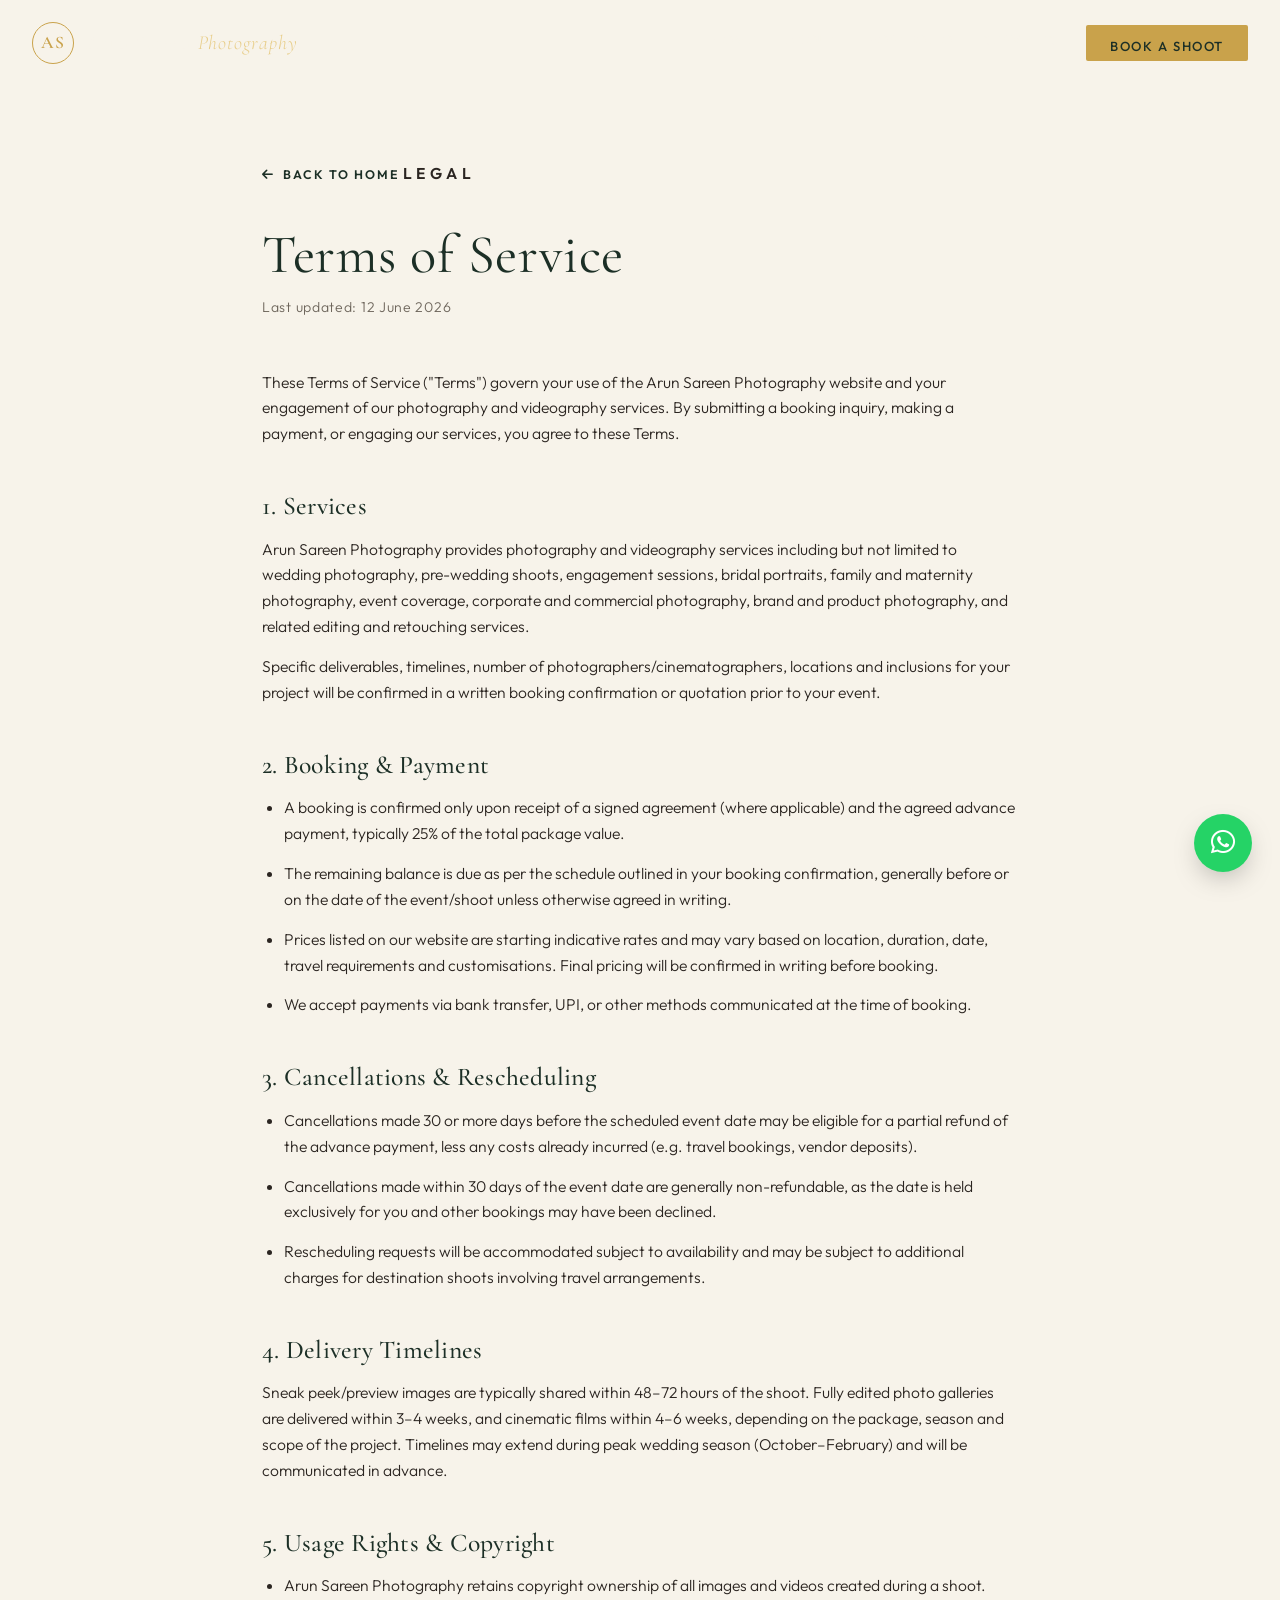
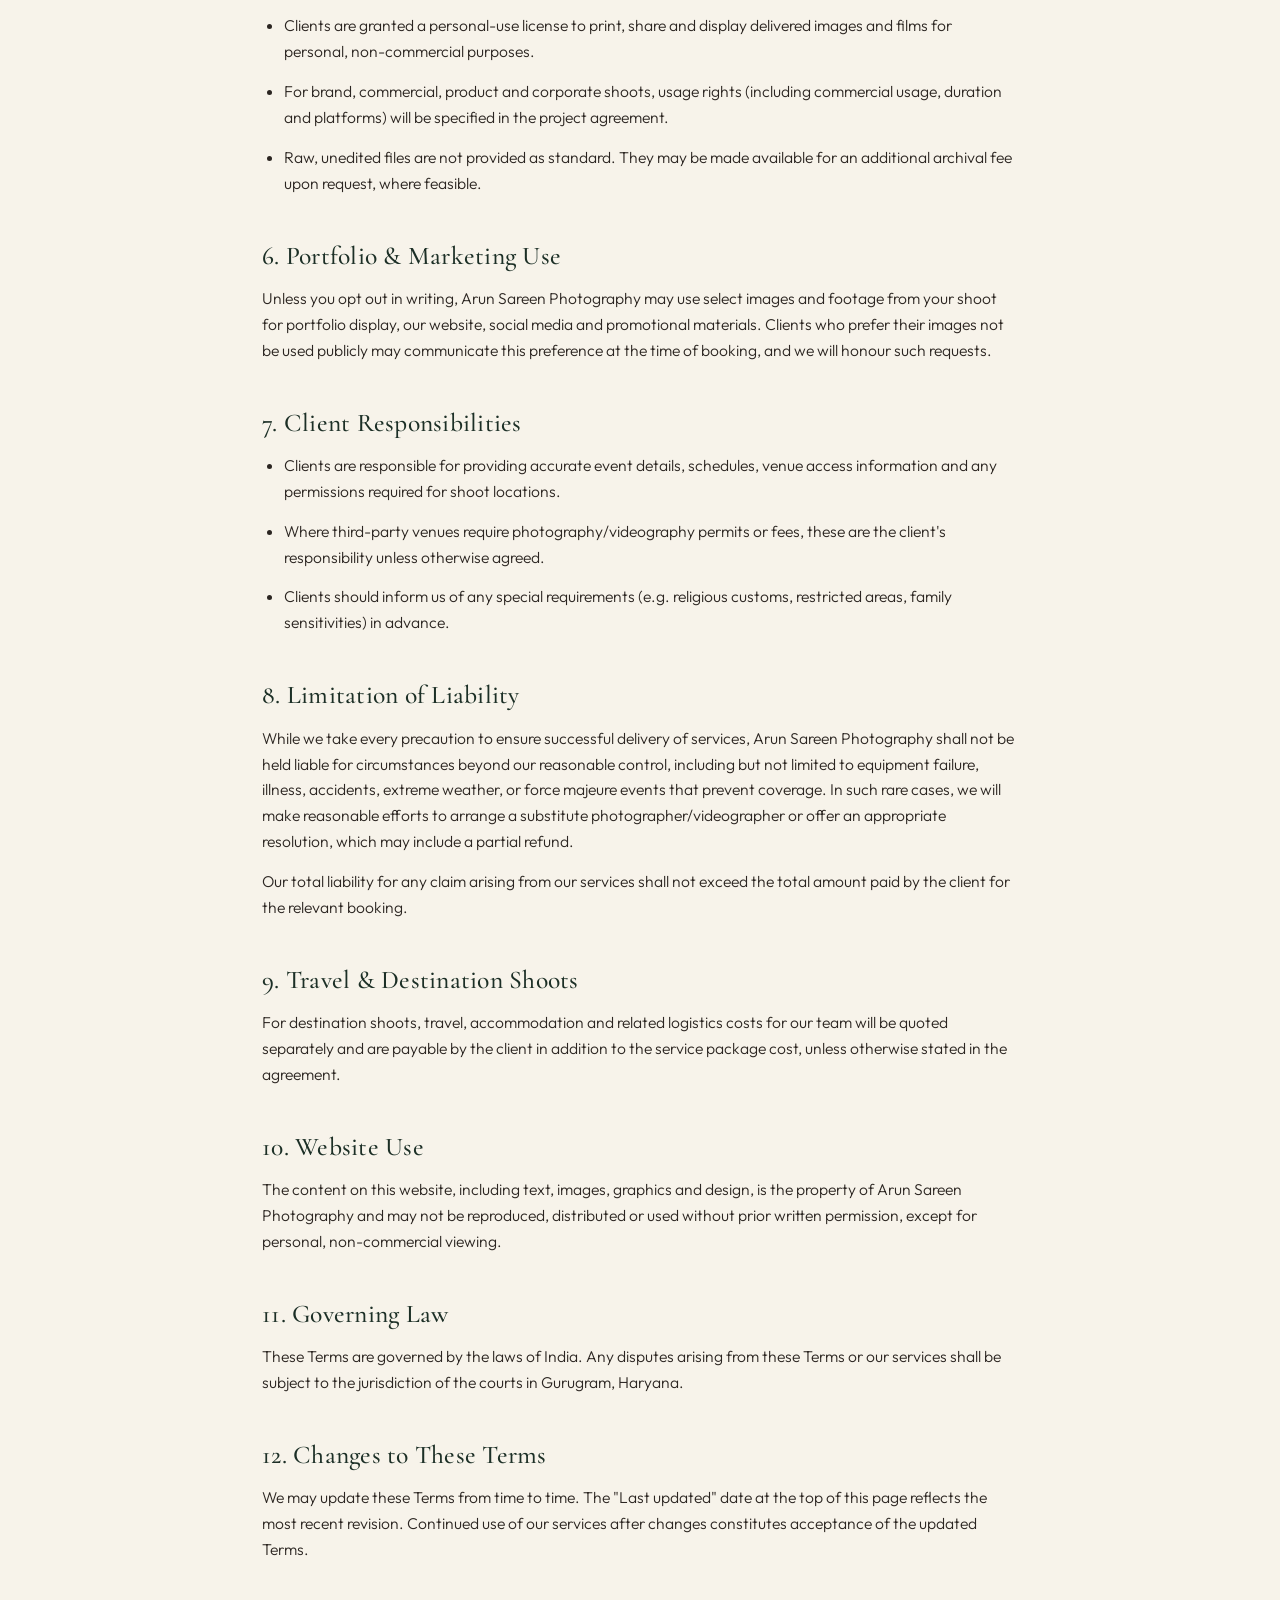
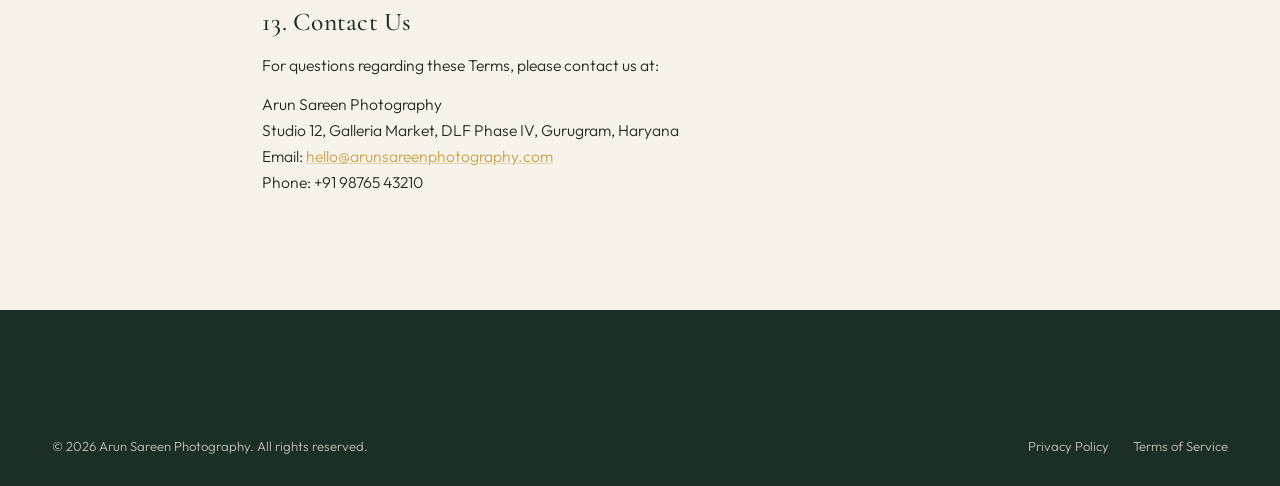
<file: terms-of-service.html>
<!DOCTYPE html>
<html lang="en">
<head>
<meta charset="UTF-8">
<meta name="viewport" content="width=device-width, initial-scale=1.0">
<title>Terms of Service | Arun Sareen Photography</title>
<meta name="description" content="Terms of Service for Arun Sareen Photography — booking, payment, usage rights and cancellation policy.">
<meta name="robots" content="noindex, follow">
<link rel="canonical" href="https://www.arunsareenphotography.com/terms-of-service.html">
<link rel="preconnect" href="https://fonts.googleapis.com">
<link rel="preconnect" href="https://fonts.gstatic.com" crossorigin>
<link href="https://fonts.googleapis.com/css2?family=Cormorant+Garamond:ital,wght@0,300;0,400;0,500;0,600;1,400&family=Outfit:wght@300;400;500;600;700&display=swap" rel="stylesheet">
<link rel="stylesheet" href="https://cdnjs.cloudflare.com/ajax/libs/font-awesome/6.5.1/css/all.min.css">
<link rel="stylesheet" href="style.css">
</head>
<body>

<!-- ================= HEADER / NAV ================= -->
<header class="site-header scrolled" id="siteHeader">
  <div class="nav-wrap">
    <a href="index.html" class="logo">
      <span class="logo-mark">AS</span>
      <span class="logo-text">Arun Sareen <em>Photography</em></span>
    </a>
    <nav class="main-nav" id="mainNav">
      <a href="index.html">Home</a>
      <a href="index.html#about">About</a>
      <a href="index.html#portfolio">Portfolio</a>
      <a href="index.html#services">Services</a>
      <a href="index.html#contact" class="nav-cta">Book a Shoot</a>
    </nav>
    <button class="nav-toggle" id="navToggle" aria-label="Toggle navigation">
      <span></span><span></span><span></span>
    </button>
  </div>
</header>

<!-- ================= CONTENT ================= -->
<section class="legal-page">
  <div class="container">
    <a href="index.html" class="legal-back"><i class="fa-solid fa-arrow-left"></i> Back to Home</a>
    <p class="eyebrow">Legal</p>
    <h1>Terms of Service</h1>
    <p class="updated-date">Last updated: 12 June 2026</p>

    <p>These Terms of Service ("Terms") govern your use of the Arun Sareen Photography website and your engagement of our photography and videography services. By submitting a booking inquiry, making a payment, or engaging our services, you agree to these Terms.</p>

    <h2>1. Services</h2>
    <p>Arun Sareen Photography provides photography and videography services including but not limited to wedding photography, pre-wedding shoots, engagement sessions, bridal portraits, family and maternity photography, event coverage, corporate and commercial photography, brand and product photography, and related editing and retouching services.</p>
    <p>Specific deliverables, timelines, number of photographers/cinematographers, locations and inclusions for your project will be confirmed in a written booking confirmation or quotation prior to your event.</p>

    <h2>2. Booking &amp; Payment</h2>
    <ul>
      <li>A booking is confirmed only upon receipt of a signed agreement (where applicable) and the agreed advance payment, typically 25% of the total package value.</li>
      <li>The remaining balance is due as per the schedule outlined in your booking confirmation, generally before or on the date of the event/shoot unless otherwise agreed in writing.</li>
      <li>Prices listed on our website are starting indicative rates and may vary based on location, duration, date, travel requirements and customisations. Final pricing will be confirmed in writing before booking.</li>
      <li>We accept payments via bank transfer, UPI, or other methods communicated at the time of booking.</li>
    </ul>

    <h2>3. Cancellations &amp; Rescheduling</h2>
    <ul>
      <li>Cancellations made 30 or more days before the scheduled event date may be eligible for a partial refund of the advance payment, less any costs already incurred (e.g. travel bookings, vendor deposits).</li>
      <li>Cancellations made within 30 days of the event date are generally non-refundable, as the date is held exclusively for you and other bookings may have been declined.</li>
      <li>Rescheduling requests will be accommodated subject to availability and may be subject to additional charges for destination shoots involving travel arrangements.</li>
    </ul>

    <h2>4. Delivery Timelines</h2>
    <p>Sneak peek/preview images are typically shared within 48–72 hours of the shoot. Fully edited photo galleries are delivered within 3–4 weeks, and cinematic films within 4–6 weeks, depending on the package, season and scope of the project. Timelines may extend during peak wedding season (October–February) and will be communicated in advance.</p>

    <h2>5. Usage Rights &amp; Copyright</h2>
    <ul>
      <li>Arun Sareen Photography retains copyright ownership of all images and videos created during a shoot.</li>
      <li>Clients are granted a personal-use license to print, share and display delivered images and films for personal, non-commercial purposes.</li>
      <li>For brand, commercial, product and corporate shoots, usage rights (including commercial usage, duration and platforms) will be specified in the project agreement.</li>
      <li>Raw, unedited files are not provided as standard. They may be made available for an additional archival fee upon request, where feasible.</li>
    </ul>

    <h2>6. Portfolio &amp; Marketing Use</h2>
    <p>Unless you opt out in writing, Arun Sareen Photography may use select images and footage from your shoot for portfolio display, our website, social media and promotional materials. Clients who prefer their images not be used publicly may communicate this preference at the time of booking, and we will honour such requests.</p>

    <h2>7. Client Responsibilities</h2>
    <ul>
      <li>Clients are responsible for providing accurate event details, schedules, venue access information and any permissions required for shoot locations.</li>
      <li>Where third-party venues require photography/videography permits or fees, these are the client's responsibility unless otherwise agreed.</li>
      <li>Clients should inform us of any special requirements (e.g. religious customs, restricted areas, family sensitivities) in advance.</li>
    </ul>

    <h2>8. Limitation of Liability</h2>
    <p>While we take every precaution to ensure successful delivery of services, Arun Sareen Photography shall not be held liable for circumstances beyond our reasonable control, including but not limited to equipment failure, illness, accidents, extreme weather, or force majeure events that prevent coverage. In such rare cases, we will make reasonable efforts to arrange a substitute photographer/videographer or offer an appropriate resolution, which may include a partial refund.</p>
    <p>Our total liability for any claim arising from our services shall not exceed the total amount paid by the client for the relevant booking.</p>

    <h2>9. Travel &amp; Destination Shoots</h2>
    <p>For destination shoots, travel, accommodation and related logistics costs for our team will be quoted separately and are payable by the client in addition to the service package cost, unless otherwise stated in the agreement.</p>

    <h2>10. Website Use</h2>
    <p>The content on this website, including text, images, graphics and design, is the property of Arun Sareen Photography and may not be reproduced, distributed or used without prior written permission, except for personal, non-commercial viewing.</p>

    <h2>11. Governing Law</h2>
    <p>These Terms are governed by the laws of India. Any disputes arising from these Terms or our services shall be subject to the jurisdiction of the courts in Gurugram, Haryana.</p>

    <h2>12. Changes to These Terms</h2>
    <p>We may update these Terms from time to time. The "Last updated" date at the top of this page reflects the most recent revision. Continued use of our services after changes constitutes acceptance of the updated Terms.</p>

    <h2>13. Contact Us</h2>
    <p>For questions regarding these Terms, please contact us at:</p>
    <p>Arun Sareen Photography<br>
    Studio 12, Galleria Market, DLF Phase IV, Gurugram, Haryana<br>
    Email: <a href="mailto:hello@arunsareenphotography.com" class="inline-link">hello@arunsareenphotography.com</a><br>
    Phone: +91 98765 43210</p>
  </div>
</section>

<!-- ================= FOOTER ================= -->
<footer class="site-footer">
  <div class="container footer-bottom" style="border-top:none; padding-top: 36px;">
    <p>&copy; 2026 Arun Sareen Photography. All rights reserved.</p>
    <div class="footer-legal"><a href="privacy-policy.html">Privacy Policy</a><a href="terms-of-service.html">Terms of Service</a></div>
  </div>
</footer>

<a href="https://wa.me/919876543210?text=Hi%20Arun%20Sareen%20Photography%2C%20I'd%20like%20to%20enquire%20about%20a%20shoot." target="_blank" class="whatsapp-float" aria-label="Chat on WhatsApp">
  <i class="fa-brands fa-whatsapp"></i>
</a>

<script src="script.js"></script>
</body>
</html>
</file>
<file: style.css>
/* ============================================
   ARUN SAREEN PHOTOGRAPHY — STYLESHEET
   Palette: Ivory #F7F3EA | Forest #1C2F26 | Gold #C9A24B | Espresso #2B2521
   Type: Cormorant Garamond (display) + Outfit (body/UI)
============================================ */

:root {
  --ivory: #F7F3EA;
  --ivory-2: #EFE8D8;
  --forest: #1C2F26;
  --forest-2: #233B30;
  --gold: #C9A24B;
  --gold-light: #E8CE8B;
  --espresso: #2B2521;
  --text-muted: #6E665C;
  --white: #FFFFFF;

  --font-display: 'Cormorant Garamond', serif;
  --font-body: 'Outfit', sans-serif;

  --radius: 2px;
  --transition: 0.5s cubic-bezier(0.22, 1, 0.36, 1);
}

* { margin: 0; padding: 0; box-sizing: border-box; }

html { scroll-behavior: smooth; }

body {
  font-family: var(--font-body);
  background: var(--ivory);
  color: var(--espresso);
  line-height: 1.65;
  font-weight: 300;
  overflow-x: hidden;
}

img { display: block; max-width: 100%; }

a { text-decoration: none; color: inherit; }

.container {
  max-width: 1240px;
  margin: 0 auto;
  padding: 0 32px;
}

.italic { font-style: italic; font-weight: 300; }

/* ===================== TYPE SCALE ===================== */
h1, h2, h3, h4 {
  font-family: var(--font-display);
  font-weight: 500;
  letter-spacing: 0.01em;
  color: var(--forest);
}

h1 { font-size: clamp(2.8rem, 7vw, 5.6rem); line-height: 1.08; font-weight: 400; }
h2 { font-size: clamp(2.2rem, 4.5vw, 3.4rem); line-height: 1.15; }
h3 { font-size: clamp(1.4rem, 2.5vw, 1.9rem); }
h4 { font-size: 1.15rem; font-weight: 600; font-family: var(--font-body); color: var(--forest); }

.eyebrow {
  font-family: var(--font-body);
  font-size: 0.78rem;
  letter-spacing: 0.28em;
  text-transform: uppercase;
  color: var(--gold);
  font-weight: 600;
  margin-bottom: 14px;
  display: inline-block;
}

.section-title { margin-bottom: 14px; }
.section-title.light { color: var(--ivory); }
.section-sub {
  max-width: 620px;
  color: var(--text-muted);
  font-size: 1.02rem;
  margin-bottom: 48px;
}
.section-sub.light { color: rgba(247,243,234,0.7); }

.center { text-align: center; margin-left: auto; margin-right: auto; }

/* ===================== SCROLL REVEAL ===================== */
[data-aos] {
  opacity: 0;
  transform: translateY(28px);
  transition: opacity 0.9s cubic-bezier(0.22,1,0.36,1), transform 0.9s cubic-bezier(0.22,1,0.36,1);
}
[data-aos].in-view {
  opacity: 1;
  transform: translateY(0);
}

@media (prefers-reduced-motion: reduce) {
  [data-aos] { opacity: 1; transform: none; transition: none; }
  html { scroll-behavior: auto; }
}

/* ===================== BUTTONS ===================== */
.btn {
  display: inline-flex;
  align-items: center;
  justify-content: center;
  gap: 10px;
  padding: 16px 34px;
  font-family: var(--font-body);
  font-size: 0.82rem;
  font-weight: 600;
  letter-spacing: 0.18em;
  text-transform: uppercase;
  border-radius: var(--radius);
  border: 1px solid transparent;
  cursor: pointer;
  transition: var(--transition);
  white-space: nowrap;
}

.btn-gold {
  background: var(--gold);
  color: var(--forest);
}
.btn-gold:hover {
  background: var(--gold-light);
  transform: translateY(-2px);
  box-shadow: 0 10px 30px -10px rgba(201,162,75,0.6);
}

.btn-outline {
  border-color: rgba(247,243,234,0.5);
  color: var(--ivory);
  background: transparent;
}
.btn-outline:hover {
  background: rgba(247,243,234,0.12);
  border-color: var(--ivory);
}

.btn-outline-dark {
  border-color: var(--forest);
  color: var(--forest);
  background: transparent;
}
.btn-outline-dark:hover {
  background: var(--forest);
  color: var(--ivory);
}

.btn-ghost {
  color: var(--ivory);
  background: transparent;
  border-color: transparent;
  text-decoration: underline;
  text-decoration-color: rgba(247,243,234,0.4);
  padding: 16px 8px;
}
.btn-ghost:hover { text-decoration-color: var(--gold); color: var(--gold-light); }

.full-width { width: 100%; }

/* ===================== PRELOADER ===================== */
.preloader {
  position: fixed;
  inset: 0;
  background: var(--forest);
  z-index: 9999;
  display: flex;
  align-items: center;
  justify-content: center;
  transition: opacity 0.6s ease, visibility 0.6s ease;
}
.preloader.hidden { opacity: 0; visibility: hidden; }

.preloader-mark {
  position: relative;
  padding: 28px 50px;
}
.preloader-text {
  font-family: var(--font-display);
  color: var(--ivory);
  letter-spacing: 0.35em;
  font-size: 1.1rem;
  font-weight: 400;
}
.frame-corner {
  position: absolute;
  width: 22px;
  height: 22px;
  border: 1.5px solid var(--gold);
}
.frame-corner.tl { top: 0; left: 0; border-right: none; border-bottom: none; }
.frame-corner.tr { top: 0; right: 0; border-left: none; border-bottom: none; }
.frame-corner.bl { bottom: 0; left: 0; border-right: none; border-top: none; }
.frame-corner.br { bottom: 0; right: 0; border-left: none; border-top: none; }

/* ===================== HEADER / NAV ===================== */
.site-header {
  position: fixed;
  top: 0;
  left: 0;
  right: 0;
  z-index: 1000;
  transition: var(--transition);
  padding: 22px 0;
}
.site-header.scrolled {
  background: rgba(28,47,38,0.92);
  backdrop-filter: blur(10px);
  padding: 14px 0;
  box-shadow: 0 4px 30px -10px rgba(0,0,0,0.3);
}

.nav-wrap {
  max-width: 1320px;
  margin: 0 auto;
  padding: 0 32px;
  display: flex;
  align-items: center;
  justify-content: space-between;
}

.logo {
  display: flex;
  align-items: center;
  gap: 12px;
}
.logo-mark {
  font-family: var(--font-display);
  font-size: 1.1rem;
  font-weight: 600;
  width: 42px;
  height: 42px;
  border: 1px solid var(--gold);
  border-radius: 50%;
  display: flex;
  align-items: center;
  justify-content: center;
  color: var(--gold);
  letter-spacing: 0.05em;
}
.logo-text {
  font-family: var(--font-display);
  font-size: 1.25rem;
  color: var(--ivory);
  letter-spacing: 0.04em;
}
.logo-text em { color: var(--gold-light); font-style: italic; }

.main-nav {
  display: flex;
  align-items: center;
  gap: 30px;
}
.main-nav a {
  font-size: 0.82rem;
  letter-spacing: 0.12em;
  text-transform: uppercase;
  color: var(--ivory);
  font-weight: 500;
  position: relative;
  padding-bottom: 4px;
  transition: color 0.3s ease;
}
.main-nav a:not(.nav-cta)::after {
  content: '';
  position: absolute;
  left: 0; bottom: -2px;
  width: 0; height: 1px;
  background: var(--gold);
  transition: width 0.3s ease;
}
.main-nav a:not(.nav-cta):hover { color: var(--gold-light); }
.main-nav a:not(.nav-cta):hover::after { width: 100%; }
.main-nav a.active { color: var(--gold-light); }
.main-nav a.active::after { width: 100%; }

.nav-cta {
  background: var(--gold);
  color: var(--forest) !important;
  padding: 11px 24px;
  border-radius: var(--radius);
  font-weight: 600;
  transition: var(--transition);
}
.nav-cta:hover {
  background: var(--gold-light);
  transform: translateY(-2px);
}

.nav-toggle {
  display: none;
  flex-direction: column;
  gap: 5px;
  background: none;
  border: none;
  cursor: pointer;
  padding: 8px;
}
.nav-toggle span {
  display: block;
  width: 26px;
  height: 1.5px;
  background: var(--ivory);
  transition: var(--transition);
}

/* ===================== HERO ===================== */
.hero {
  position: relative;
  height: 100vh;
  min-height: 640px;
  display: flex;
  flex-direction: column;
  align-items: center;
  justify-content: center;
  overflow: hidden;
  color: var(--ivory);
}

.hero-media {
  position: absolute;
  inset: 0;
  z-index: 0;
}
.hero-img {
  position: absolute;
  inset: 0;
  width: 100%;
  height: 100%;
  object-fit: cover;
  opacity: 0;
  transform: scale(1.08);
  transition: opacity 2s ease, transform 8s ease;
}
.hero-img.active {
  opacity: 1;
  transform: scale(1);
}

.hero-overlay {
  position: absolute;
  inset: 0;
  background: linear-gradient(180deg, rgba(28,47,38,0.55) 0%, rgba(28,47,38,0.35) 40%, rgba(28,47,38,0.75) 100%);
  z-index: 1;
}

.grain {
  position: absolute;
  inset: 0;
  z-index: 2;
  opacity: 0.05;
  mix-blend-mode: overlay;
  background-image: url("data:image/svg+xml,%3Csvg xmlns='http://www.w3.org/2000/svg' width='100' height='100'%3E%3Cfilter id='n'%3E%3CfeTurbulence type='fractalNoise' baseFrequency='0.9' numOctaves='3' stitchTiles='stitch'/%3E%3C/filter%3E%3Crect width='100%25' height='100%25' filter='url(%23n)'/%3E%3C/svg%3E");
  pointer-events: none;
}

.hero-content {
  position: relative;
  z-index: 3;
  text-align: center;
  max-width: 880px;
  padding: 0 24px;
}
.hero-content .eyebrow {
  color: var(--gold-light);
}
.hero-content h1 {
  color: var(--ivory);
  margin-bottom: 24px;
  text-shadow: 0 4px 40px rgba(0,0,0,0.25);
}
.hero-sub {
  font-size: 1.08rem;
  max-width: 540px;
  margin: 0 auto 36px;
  color: rgba(247,243,234,0.85);
  font-weight: 300;
}
.hero-actions {
  display: flex;
  flex-wrap: wrap;
  gap: 16px;
  justify-content: center;
}

.hero-scroll {
  position: absolute;
  bottom: 32px;
  left: 50%;
  transform: translateX(-50%);
  z-index: 3;
  display: flex;
  flex-direction: column;
  align-items: center;
  gap: 10px;
  color: rgba(247,243,234,0.65);
}
.hero-scroll span {
  width: 1px;
  height: 40px;
  background: linear-gradient(180deg, var(--gold) 0%, transparent 100%);
  animation: scrollPulse 2.4s ease infinite;
}
.hero-scroll p {
  font-size: 0.7rem;
  letter-spacing: 0.3em;
  text-transform: uppercase;
}
@keyframes scrollPulse {
  0%, 100% { transform: scaleY(0.6); opacity: 0.4; }
  50% { transform: scaleY(1); opacity: 1; }
}

/* ===================== TRUST STRIP ===================== */
.trust-strip {
  background: var(--ivory-2);
  border-bottom: 1px solid rgba(28,47,38,0.08);
}
.trust-wrap {
  max-width: 1240px;
  margin: 0 auto;
  padding: 26px 32px;
  display: flex;
  flex-wrap: wrap;
  gap: 28px 48px;
  justify-content: center;
  align-items: center;
}
.trust-item {
  display: flex;
  align-items: center;
  gap: 12px;
  font-size: 0.85rem;
  font-weight: 500;
  color: var(--forest);
  letter-spacing: 0.04em;
}
.trust-item i { color: var(--gold); font-size: 1.1rem; }

/* ===================== ABOUT ===================== */
.about { padding: 120px 0; background: var(--ivory); }

.about-grid {
  display: grid;
  grid-template-columns: 0.85fr 1.15fr;
  gap: 80px;
  align-items: center;
}

.about-media {
  position: relative;
}
.about-media img {
  width: 100%;
  height: 600px;
  object-fit: cover;
  border-radius: var(--radius);
}
.about-badge {
  position: absolute;
  bottom: -28px;
  right: -28px;
  background: var(--forest);
  color: var(--ivory);
  padding: 28px 32px;
  display: flex;
  flex-direction: column;
  align-items: flex-start;
  gap: 4px;
  border: 1px solid var(--gold);
}
.badge-num {
  font-family: var(--font-display);
  font-size: 2.6rem;
  color: var(--gold);
  font-weight: 500;
  line-height: 1;
}
.badge-label {
  font-size: 0.78rem;
  letter-spacing: 0.1em;
  text-transform: uppercase;
  line-height: 1.4;
}

.about-copy h2 { margin-bottom: 22px; }
.about-copy p { color: var(--text-muted); margin-bottom: 18px; font-size: 1.02rem; }

.about-points {
  display: flex;
  flex-direction: column;
  gap: 24px;
  margin: 34px 0 38px;
}
.point {
  display: flex;
  gap: 20px;
  align-items: flex-start;
}
.point i {
  font-size: 1.4rem;
  color: var(--gold);
  margin-top: 4px;
  flex-shrink: 0;
  width: 30px;
}
.point h4 { margin-bottom: 4px; }
.point p { font-size: 0.92rem; margin-bottom: 0; color: var(--text-muted); }

/* ===================== CINEMATIC SHOWREEL ===================== */
.showreel {
  position: relative;
  height: 78vh;
  min-height: 520px;
  display: flex;
  align-items: center;
  justify-content: center;
  overflow: hidden;
  color: var(--ivory);
  text-align: center;
}
.showreel-media {
  position: absolute;
  inset: 0;
  z-index: 0;
}
.showreel-video {
  position: absolute;
  top: 50%;
  left: 50%;
  transform: translate(-50%, -50%);
  min-width: 100%;
  min-height: 100%;
  width: auto;
  height: auto;
  object-fit: cover;
}
.showreel-overlay {
  position: absolute;
  inset: 0;
  background: linear-gradient(180deg, rgba(28,47,38,0.55) 0%, rgba(28,47,38,0.40) 45%, rgba(28,47,38,0.75) 100%);
  z-index: 1;
}
.showreel-content {
  position: relative;
  z-index: 2;
  max-width: 680px;
  padding: 0 24px;
}
.showreel-content .eyebrow { color: var(--gold-light); }
.showreel-content .section-title { margin-bottom: 14px; }
.showreel-content .section-sub { margin-left: auto; margin-right: auto; margin-bottom: 0; }

@media (max-width: 560px) {
  .showreel { height: 64vh; min-height: 420px; }
}

/* ===================== PORTFOLIO ===================== */
.portfolio { padding: 120px 0; background: var(--ivory-2); position: relative; }
.portfolio.portfolio-page { padding-top: 110px; }

.filter-bar {
  display: flex;
  flex-wrap: wrap;
  justify-content: center;
  gap: 12px;
  margin-bottom: 48px;
}
.filter-btn {
  font-family: var(--font-body);
  font-size: 0.78rem;
  letter-spacing: 0.14em;
  text-transform: uppercase;
  font-weight: 600;
  padding: 11px 24px;
  border: 1px solid rgba(28,47,38,0.2);
  background: transparent;
  color: var(--forest);
  border-radius: var(--radius);
  cursor: pointer;
  transition: var(--transition);
}
.filter-btn:hover { border-color: var(--gold); color: var(--gold); }
.filter-btn.active {
  background: var(--forest);
  border-color: var(--forest);
  color: var(--ivory);
}

.gallery-grid {
  display: grid;
  grid-template-columns: repeat(4, 1fr);
  gap: 18px;
}
.gallery-item {
  position: relative;
  overflow: hidden;
  border-radius: var(--radius);
  aspect-ratio: 3/4;
  cursor: pointer;
  transition: var(--transition);
}

.gallery-item.hide { display: none; }

.gallery-item img {
  width: 100%;
  height: 100%;
  object-fit: cover;
  transition: transform 1s cubic-bezier(0.22,1,0.36,1);
}
.gallery-item:hover img { transform: scale(1.06); }

.gallery-item::before,
.gallery-item::after {
  content: '';
  position: absolute;
  width: 28px;
  height: 28px;
  border: 1.5px solid var(--gold-light);
  opacity: 0;
  transition: var(--transition);
  z-index: 2;
}
.gallery-item::before { top: 14px; left: 14px; border-right: none; border-bottom: none; }
.gallery-item::after { bottom: 14px; right: 14px; border-left: none; border-top: none; }
.gallery-item:hover::before,
.gallery-item:hover::after { opacity: 1; }

.gallery-item figcaption {
  position: absolute;
  inset: 0;
  display: flex;
  flex-direction: column;
  justify-content: flex-end;
  padding: 24px;
  background: linear-gradient(180deg, transparent 40%, rgba(28,47,38,0.85) 100%);
  opacity: 0;
  transition: var(--transition);
}
.gallery-item:hover figcaption { opacity: 1; }
.gallery-item figcaption span {
  color: var(--gold-light);
  font-size: 0.7rem;
  letter-spacing: 0.22em;
  text-transform: uppercase;
  margin-bottom: 6px;
}
.gallery-item figcaption h4 {
  color: var(--ivory);
  font-family: var(--font-display);
  font-weight: 500;
  font-size: 1.2rem;
}

/* Before / After */
.before-after-section { margin-top: 100px; }
.before-after-section h3 { margin-bottom: 40px; }

.ba-slider {
  max-width: 760px;
  margin: 0 auto;
}
.ba-wrap {
  position: relative;
  width: 100%;
  aspect-ratio: 16/10;
  overflow: hidden;
  border-radius: var(--radius);
}
.ba-img {
  position: absolute;
  inset: 0;
  width: 100%;
  height: 100%;
  object-fit: cover;
}
.ba-after { clip-path: inset(0 50% 0 0); }
.ba-divider {
  position: absolute;
  top: 0;
  bottom: 0;
  left: 50%;
  width: 2px;
  background: var(--gold-light);
  pointer-events: none;
}
.ba-divider span {
  position: absolute;
  top: 50%;
  left: 50%;
  transform: translate(-50%,-50%);
  width: 44px;
  height: 44px;
  border-radius: 50%;
  background: var(--gold);
  color: var(--forest);
  display: flex;
  align-items: center;
  justify-content: center;
  font-size: 0.9rem;
}
.ba-range {
  width: 100%;
  margin-top: 18px;
  appearance: none;
  height: 2px;
  background: rgba(28,47,38,0.2);
  outline: none;
  cursor: pointer;
}
.ba-range::-webkit-slider-thumb {
  appearance: none;
  width: 18px;
  height: 18px;
  border-radius: 50%;
  background: var(--gold);
  border: 2px solid var(--ivory-2);
  cursor: pointer;
}
.ba-range::-moz-range-thumb {
  width: 18px;
  height: 18px;
  border-radius: 50%;
  background: var(--gold);
  border: 2px solid var(--ivory-2);
  cursor: pointer;
}
.ba-labels {
  display: flex;
  justify-content: space-between;
  font-size: 0.78rem;
  letter-spacing: 0.16em;
  text-transform: uppercase;
  color: var(--text-muted);
  margin-top: 8px;
}

/* ===================== SERVICES ===================== */
.services {
  position: relative;
  padding: 130px 0;
  overflow: hidden;
}
.services-bg {
  position: absolute;
  inset: 0;
  background-image: url('images/services-background.webp');
  background-size: cover;
  background-position: center;
  background-attachment: fixed;
  z-index: 0;
}
.services-bg-overlay {
  position: absolute;
  inset: 0;
  background: linear-gradient(180deg, rgba(28,47,38,0.93) 0%, rgba(28,47,38,0.88) 50%, rgba(28,47,38,0.93) 100%);
  z-index: 1;
}
.services .container {
  position: relative;
  z-index: 2;
}
.services .eyebrow { color: var(--gold-light); }

.services-grid {
  display: grid;
  grid-template-columns: repeat(4, 1fr);
  gap: 1px;
  background: rgba(247,243,234,0.1);
  border: 1px solid rgba(247,243,234,0.12);
}
.service-card {
  background: rgba(28,47,38,0.72);
  backdrop-filter: blur(6px);
  padding: 44px 32px;
  transition: var(--transition);
  position: relative;
}
.service-card:hover {
  background: rgba(35,59,48,0.85);
}
.service-card i {
  font-size: 1.8rem;
  color: var(--gold);
  margin-bottom: 22px;
  display: block;
  transition: var(--transition);
}
.service-card:hover i { transform: translateY(-4px); color: var(--gold-light); }
.service-card h3 {
  color: var(--ivory);
  font-size: 1.25rem;
  margin-bottom: 10px;
}
.service-card p {
  color: rgba(247,243,234,0.68);
  font-size: 0.92rem;
}

@media (max-width: 860px) {
  .services-bg { background-attachment: scroll; }
  .philosophy-bg { background-attachment: scroll; }
}

/* ===================== TESTIMONIALS ===================== */
.testimonials { padding: 120px 0; background: var(--ivory); }
.testimonial-grid {
  display: grid;
  grid-template-columns: repeat(3, 1fr);
  gap: 28px;
}
.testimonial-card {
  background: var(--ivory-2);
  padding: 40px 34px;
  border-radius: var(--radius);
  border: 1px solid rgba(28,47,38,0.06);
}
.stars { color: var(--gold); margin-bottom: 18px; font-size: 0.85rem; letter-spacing: 4px; }
.testimonial-card p {
  font-family: var(--font-display);
  font-size: 1.15rem;
  font-style: italic;
  color: var(--espresso);
  margin-bottom: 28px;
  line-height: 1.6;
}
.t-person { display: flex; align-items: center; gap: 14px; }
.t-person img {
  width: 50px; height: 50px;
  border-radius: 50%;
  object-fit: cover;
}
.t-person h4 { font-size: 0.95rem; margin-bottom: 2px; }
.t-person span { font-size: 0.8rem; color: var(--text-muted); }

/* Testimonials — auto-scrolling columns */
.testimonials-columns-wrap {
  display: flex;
  justify-content: center;
  gap: 24px;
  max-height: 740px;
  overflow: hidden;
  -webkit-mask-image: linear-gradient(to bottom, transparent, black 12%, black 88%, transparent);
          mask-image: linear-gradient(to bottom, transparent, black 12%, black 88%, transparent);
}
.testimonial-column {
  flex: 1;
  display: flex;
  flex-direction: column;
  gap: 24px;
  animation-name: testimonialScroll;
  animation-timing-function: linear;
  animation-iteration-count: infinite;
}
.testimonial-column:hover { animation-play-state: paused; }

@keyframes testimonialScroll {
  0%   { transform: translateY(0); }
  100% { transform: translateY(-50%); }
}

.testimonial-mini-card {
  background: var(--ivory-2);
  padding: 32px 28px;
  border-radius: var(--radius);
  border: 1px solid rgba(28,47,38,0.06);
  flex-shrink: 0;
}
.testimonial-mini-card p {
  font-family: var(--font-display);
  font-size: 1.05rem;
  font-style: italic;
  color: var(--espresso);
  margin-bottom: 22px;
  line-height: 1.55;
}

@media (max-width: 1100px) {
  .testimonial-column-last { display: none; }
}
@media (max-width: 860px) {
  .testimonial-column-mid { display: none; }
  .testimonials-columns-wrap { max-height: 640px; }
}

/* ===================== FAQ ===================== */
.faq { padding: 120px 0; background: var(--ivory); }
.faq-grid {
  display: grid;
  grid-template-columns: 0.8fr 1.2fr;
  gap: 80px;
}
.faq-intro h2 { margin-bottom: 18px; }
.faq-intro p { color: var(--text-muted); margin-bottom: 32px; }

.faq-item {
  border-bottom: 1px solid rgba(28,47,38,0.12);
}
.faq-q {
  width: 100%;
  background: none;
  border: none;
  text-align: left;
  padding: 22px 0;
  font-family: var(--font-display);
  font-size: 1.1rem;
  color: var(--forest);
  cursor: pointer;
  display: flex;
  justify-content: space-between;
  align-items: center;
  gap: 16px;
}
.faq-q i { color: var(--gold); transition: var(--transition); flex-shrink: 0; }
.faq-item.open .faq-q i { transform: rotate(180deg); }
.faq-a {
  max-height: 0;
  overflow: hidden;
  transition: max-height 0.4s ease;
}
.faq-a p {
  color: var(--text-muted);
  font-size: 0.95rem;
  padding-bottom: 22px;
}
.faq-item.open .faq-a { max-height: 220px; }

/* ===================== INSTAGRAM FEED ===================== */
.insta-feed {
  padding: 100px 0 80px;
  position: relative;
  overflow: hidden;
}
.insta-feed-bg {
  position: absolute;
  inset: 0;
  background-image: url('images/services-background.webp');
  background-size: cover;
  background-position: center;
  background-attachment: fixed;
  z-index: 0;
}
.insta-feed-overlay {
  position: absolute;
  inset: 0;
  background: linear-gradient(180deg, rgba(28,47,38,0.90) 0%, rgba(28,47,38,0.82) 50%, rgba(28,47,38,0.90) 100%);
  z-index: 1;
}
.insta-feed .section-title { color: var(--ivory); }
.insta-feed .eyebrow { color: var(--gold-light); }
.insta-feed .section-sub { color: rgba(247,243,234,0.72); }

/* Marquee strip */
.insta-marquee-wrap {
  position: relative;
  z-index: 2;
  width: 100%;
  overflow: hidden;
  margin: 44px 0 0;
  /* Fade edges */
  -webkit-mask-image: linear-gradient(to right, transparent 0%, black 8%, black 92%, transparent 100%);
          mask-image: linear-gradient(to right, transparent 0%, black 8%, black 92%, transparent 100%);
}
.insta-marquee {
  display: flex;
  gap: 16px;
  width: max-content;
  animation: marqueeScroll 36s linear infinite;
}
.insta-marquee:hover { animation-play-state: paused; }

@keyframes marqueeScroll {
  0%   { transform: translateX(0); }
  100% { transform: translateX(-50%); }
}

.insta-slide {
  position: relative;
  width: 280px;
  height: 280px;
  flex-shrink: 0;
  border-radius: var(--radius);
  overflow: hidden;
  display: block;
}
.insta-slide img {
  width: 100%;
  height: 100%;
  object-fit: cover;
  transition: transform 0.7s cubic-bezier(0.22,1,0.36,1);
}
.insta-slide:hover img { transform: scale(1.07); }
.insta-slide-hover {
  position: absolute;
  inset: 0;
  background: rgba(28,47,38,0.52);
  display: flex;
  align-items: center;
  justify-content: center;
  opacity: 0;
  transition: var(--transition);
  color: var(--ivory);
  font-size: 2rem;
}
.insta-slide:hover .insta-slide-hover { opacity: 1; }

@media (max-width: 860px) {
  .insta-feed-bg { background-attachment: scroll; }
  .insta-slide { width: 220px; height: 220px; }
}
@media (max-width: 560px) {
  .insta-slide { width: 170px; height: 170px; }
  .insta-marquee { gap: 10px; }
}

/* ===================== CONTACT ===================== */
.contact { padding: 120px 0; background: var(--ivory-2); }
.contact-grid {
  display: grid;
  grid-template-columns: 0.9fr 1.1fr;
  gap: 70px;
}
.contact-info h2 { margin-bottom: 18px; }
.contact-info > p { color: var(--text-muted); margin-bottom: 32px; }

.contact-details {
  list-style: none;
  margin-bottom: 28px;
}
.contact-details li {
  display: flex;
  align-items: flex-start;
  gap: 14px;
  margin-bottom: 16px;
  font-size: 0.95rem;
  color: var(--espresso);
}
.contact-details li i { color: var(--gold); margin-top: 3px; width: 18px; }

.social-row { display: flex; gap: 14px; margin-bottom: 32px; }
.social-row a {
  width: 42px; height: 42px;
  border: 1px solid rgba(28,47,38,0.18);
  border-radius: 50%;
  display: flex;
  align-items: center;
  justify-content: center;
  color: var(--forest);
  transition: var(--transition);
}
.social-row a:hover { background: var(--forest); color: var(--gold-light); border-color: var(--forest); }

.map-embed {
  border-radius: var(--radius);
  overflow: hidden;
  filter: sepia(0.15) saturate(0.9);
}

.contact-form-wrap {
  background: var(--ivory);
  padding: 48px;
  border-radius: var(--radius);
  border: 1px solid rgba(28,47,38,0.06);
}
.contact-form h3 { margin-bottom: 24px; }
.form-row {
  display: grid;
  grid-template-columns: 1fr 1fr;
  gap: 20px;
}
.form-group { margin-bottom: 20px; }
.form-group label {
  display: block;
  font-size: 0.78rem;
  letter-spacing: 0.12em;
  text-transform: uppercase;
  font-weight: 600;
  color: var(--forest);
  margin-bottom: 8px;
}
.form-group input,
.form-group select,
.form-group textarea {
  width: 100%;
  padding: 13px 16px;
  border: 1px solid rgba(28,47,38,0.18);
  background: var(--ivory-2);
  border-radius: var(--radius);
  font-family: var(--font-body);
  font-size: 0.92rem;
  color: var(--espresso);
  transition: var(--transition);
}
.form-group input:focus,
.form-group select:focus,
.form-group textarea:focus {
  outline: none;
  border-color: var(--gold);
  background: var(--ivory);
}
.form-group textarea { resize: vertical; }

.form-success {
  display: none;
  margin-top: 16px;
  font-size: 0.9rem;
  color: var(--forest);
  background: rgba(201,162,75,0.15);
  border: 1px solid var(--gold);
  padding: 14px 18px;
  border-radius: var(--radius);
}
.form-success.show { display: block; }
.form-success.error {
  color: #8B3A2E;
  background: rgba(139,58,46,0.1);
  border-color: #8B3A2E;
}

/* ===================== FOOTER ===================== */
.site-footer {
  background: var(--forest);
  color: rgba(247,243,234,0.75);
  padding: 90px 0 0;
  position: relative;
  overflow: hidden;
}
.footer-bg {
  position: absolute;
  inset: 0;
  background-image: url('images/services-background.webp');
  background-size: cover;
  background-position: center top;
  background-attachment: fixed;
  z-index: 0;
}
.footer-bg-overlay {
  position: absolute;
  inset: 0;
  background: linear-gradient(180deg, rgba(28,47,38,0.95) 0%, rgba(28,47,38,0.92) 100%);
  z-index: 1;
}
@media (max-width: 860px) {
  .footer-bg { background-attachment: scroll; }
}
.footer-grid {
  display: grid;
  grid-template-columns: 1.4fr 1fr 1fr 1fr;
  gap: 50px;
  padding-bottom: 70px;
  border-bottom: 1px solid rgba(247,243,234,0.1);
}
.footer-brand .logo-text { color: var(--ivory); }
.footer-brand p { margin-top: 20px; font-size: 0.92rem; max-width: 320px; line-height: 1.7; }

.footer-col h4 {
  color: var(--ivory);
  font-size: 0.85rem;
  letter-spacing: 0.16em;
  text-transform: uppercase;
  margin-bottom: 22px;
  font-family: var(--font-body);
}
.footer-col a {
  display: block;
  font-size: 0.92rem;
  margin-bottom: 14px;
  transition: var(--transition);
}
.footer-col a:hover { color: var(--gold-light); }
.footer-col a i { width: 18px; color: var(--gold); margin-right: 6px; }

.footer-bottom {
  max-width: 1240px;
  margin: 0 auto;
  padding: 28px 32px;
  display: flex;
  justify-content: space-between;
  align-items: center;
  font-size: 0.82rem;
  flex-wrap: wrap;
  gap: 12px;
}
.footer-legal { display: flex; gap: 24px; }
.footer-legal a:hover { color: var(--gold-light); }

/* ===================== WHATSAPP FLOAT ===================== */
.whatsapp-float {
  position: fixed;
  bottom: 28px;
  right: 28px;
  width: 58px;
  height: 58px;
  background: #25D366;
  border-radius: 50%;
  display: flex;
  align-items: center;
  justify-content: center;
  color: var(--white);
  font-size: 1.7rem;
  z-index: 900;
  box-shadow: 0 10px 30px -10px rgba(0,0,0,0.4);
  transition: var(--transition);
  animation: floatPulse 3s ease infinite;
}
.whatsapp-float:hover { transform: scale(1.08); }
@keyframes floatPulse {
  0%, 100% { box-shadow: 0 10px 30px -10px rgba(37,211,102,0.5); }
  50% { box-shadow: 0 10px 40px -5px rgba(37,211,102,0.8); }
}

/* ===================== INNER PAGE HERO (reusable) ===================== */
.page-hero {
  position: relative;
  height: 64vh;
  min-height: 440px;
  display: flex;
  align-items: center;
  justify-content: center;
  overflow: hidden;
  color: var(--ivory);
  text-align: center;
}
.page-hero-media { position: absolute; inset: 0; z-index: 0; }
.page-hero-media img {
  width: 100%; height: 100%;
  object-fit: cover;
  transform: scale(1.05);
}
.page-hero-overlay {
  position: absolute; inset: 0;
  background: linear-gradient(180deg, rgba(28,47,38,0.7) 0%, rgba(28,47,38,0.45) 50%, rgba(28,47,38,0.78) 100%);
  z-index: 1;
}
.page-hero-content {
  position: relative; z-index: 2;
  max-width: 760px;
  padding: 100px 24px 0;
}
.page-hero-content .eyebrow { color: var(--gold-light); }
.page-hero-content h1 { color: var(--ivory); margin-bottom: 18px; text-shadow: 0 4px 40px rgba(0,0,0,0.25); }
.page-hero-sub { font-size: 1.05rem; color: rgba(247,243,234,0.85); max-width: 520px; margin: 0 auto; font-weight: 300; }

/* ===================== STATS STRIP ===================== */
.stats-strip { background: var(--ivory-2); padding: 64px 0; border-top: 1px solid rgba(28,47,38,0.08); border-bottom: 1px solid rgba(28,47,38,0.08); }
.stats-grid {
  display: grid;
  grid-template-columns: repeat(4, 1fr);
  gap: 32px;
  text-align: center;
}
.stat-item { display: flex; flex-direction: column; gap: 8px; }
.stat-num {
  font-family: var(--font-display);
  font-size: clamp(2.4rem, 5vw, 3.2rem);
  color: var(--gold);
  font-weight: 500;
  line-height: 1;
}
.stat-label {
  font-size: 0.8rem;
  letter-spacing: 0.1em;
  text-transform: uppercase;
  color: var(--forest);
  font-weight: 500;
}

/* ===================== PHILOSOPHY / VALUES ===================== */
.philosophy { position: relative; padding: 120px 0; overflow: hidden; }
.philosophy-bg {
  position: absolute;
  inset: 0;
  background-image: url('images/services-background.webp');
  background-size: cover;
  background-position: center;
  background-attachment: fixed;
  z-index: 0;
}
.philosophy-bg-overlay {
  position: absolute;
  inset: 0;
  background: linear-gradient(180deg, rgba(28,47,38,0.93) 0%, rgba(28,47,38,0.88) 50%, rgba(28,47,38,0.93) 100%);
  z-index: 1;
}
.philosophy .eyebrow { color: var(--gold-light); }
.values-grid {
  display: grid;
  grid-template-columns: repeat(4, 1fr);
  gap: 28px;
}
.value-card {
  background: var(--forest-2);
  border: 1px solid rgba(247,243,234,0.08);
  padding: 40px 30px;
  border-radius: var(--radius);
  transition: var(--transition);
}
.value-card:hover { transform: translateY(-6px); border-color: var(--gold); }
.value-card i { font-size: 1.7rem; color: var(--gold); margin-bottom: 20px; display: block; }
.value-card h3 { color: var(--ivory); font-size: 1.2rem; margin-bottom: 10px; }
.value-card p { color: rgba(247,243,234,0.65); font-size: 0.9rem; }

/* ===================== PROCESS ===================== */
.process { padding: 120px 0; background: var(--ivory); }
.process-grid {
  display: grid;
  grid-template-columns: repeat(5, 1fr);
  gap: 24px;
}
.process-step {
  position: relative;
  padding-top: 20px;
  border-top: 2px solid var(--gold);
}
.step-num {
  font-family: var(--font-display);
  font-size: 2.4rem;
  color: var(--gold);
  font-weight: 500;
  display: block;
  margin-bottom: 14px;
  line-height: 1;
}
.process-step h4 { margin-bottom: 10px; }
.process-step p { font-size: 0.88rem; color: var(--text-muted); }

/* ===================== TEAM ===================== */
.team { padding: 120px 0; background: var(--ivory-2); }
.team-grid {
  display: grid;
  grid-template-columns: repeat(4, 1fr);
  gap: 28px;
}
.team-card { text-align: left; }
.team-photo {
  aspect-ratio: 3/4;
  overflow: hidden;
  border-radius: var(--radius);
  margin-bottom: 20px;
}
.team-photo img {
  width: 100%; height: 100%;
  object-fit: cover;
  transition: transform 0.8s cubic-bezier(0.22,1,0.36,1);
}
.team-card:hover .team-photo img { transform: scale(1.06); }
.team-card h4 { margin-bottom: 2px; }
.team-role {
  display: block;
  font-size: 0.78rem;
  letter-spacing: 0.1em;
  text-transform: uppercase;
  color: var(--gold);
  font-weight: 600;
  margin-bottom: 12px;
}
.team-card p { font-size: 0.9rem; color: var(--text-muted); }

/* ===================== ABOUT CTA BANNER ===================== */
.about-cta {
  padding: 110px 0;
  background: var(--forest);
  text-align: center;
}
.about-cta-inner { max-width: 680px; margin: 0 auto; }
.about-cta h2 { color: var(--ivory); margin-bottom: 18px; }
.about-cta p { color: rgba(247,243,234,0.75); font-size: 1.02rem; margin-bottom: 36px; }
.about-cta .hero-actions { justify-content: center; }

/* ===================== INQUIRY POPUP MODAL ===================== */
.inquiry-modal {
  position: fixed;
  inset: 0;
  z-index: 2000;
  display: flex;
  align-items: center;
  justify-content: center;
  padding: 24px;
  opacity: 0;
  visibility: hidden;
  transition: opacity 0.5s ease, visibility 0.5s ease;
}
.inquiry-modal.show {
  opacity: 1;
  visibility: visible;
}
.inquiry-overlay {
  position: absolute;
  inset: 0;
  background: rgba(28,47,38,0.78);
  backdrop-filter: blur(4px);
}
.inquiry-box {
  position: relative;
  z-index: 1;
  display: grid;
  grid-template-columns: 0.9fr 1fr;
  max-width: 720px;
  width: 100%;
  max-height: 88vh;
  background: var(--ivory);
  border-radius: var(--radius);
  overflow: hidden;
  box-shadow: 0 40px 100px -20px rgba(0,0,0,0.5);
  transform: translateY(24px) scale(0.97);
  transition: transform 0.5s cubic-bezier(0.22,1,0.36,1);
}
.inquiry-modal.show .inquiry-box {
  transform: translateY(0) scale(1);
}
.inquiry-close {
  position: absolute;
  top: 16px;
  right: 16px;
  z-index: 3;
  width: 38px;
  height: 38px;
  border-radius: 50%;
  border: none;
  background: rgba(28,47,38,0.55);
  color: var(--ivory);
  font-size: 1.5rem;
  line-height: 1;
  cursor: pointer;
  display: flex;
  align-items: center;
  justify-content: center;
  transition: var(--transition);
}
.inquiry-close:hover { background: var(--gold); color: var(--forest); }

.inquiry-media {
  position: relative;
  display: none;
}
.inquiry-media img {
  width: 100%;
  height: 100%;
  object-fit: cover;
}
.inquiry-media-overlay {
  position: absolute;
  inset: 0;
  background: linear-gradient(180deg, rgba(28,47,38,0.35) 0%, rgba(28,47,38,0.85) 100%);
}
.inquiry-media-text {
  position: absolute;
  left: 0; right: 0; bottom: 0;
  padding: 32px 28px;
  color: var(--ivory);
}
.inquiry-media-text .eyebrow { color: var(--gold-light); margin-bottom: 8px; font-size: 0.7rem; }
.inquiry-media-text h3 { color: var(--ivory); margin-bottom: 10px; font-size: 1.5rem; }
.inquiry-media-text p { font-size: 0.85rem; color: rgba(247,243,234,0.8); line-height: 1.55; }

.inquiry-form-side {
  padding: 40px 36px;
  overflow-y: auto;
  display: flex;
  flex-direction: column;
  justify-content: center;
}
.inquiry-form-side h3 { margin-bottom: 22px; font-size: 1.4rem; }
.inquiry-form-side .form-group { margin-bottom: 16px; }
.inquiry-form-side .form-group:last-of-type { margin-bottom: 22px; }
.inquiry-skip {
  display: block;
  width: 100%;
  text-align: center;
  background: none;
  border: none;
  margin-top: 14px;
  font-size: 0.8rem;
  color: var(--text-muted);
  text-decoration: underline;
  text-decoration-color: rgba(110,102,92,0.3);
  cursor: pointer;
  transition: var(--transition);
}
.inquiry-skip:hover { color: var(--forest); text-decoration-color: var(--gold); }

@media (min-width: 781px) {
  .inquiry-media { display: block; }
}

@media (max-width: 780px) {
  .inquiry-box { grid-template-columns: 1fr; max-height: 92vh; max-width: 420px; }
  .inquiry-form-side { padding: 36px 28px; }
}

@media (max-width: 480px) {
  .inquiry-modal { padding: 12px; }
  .inquiry-form-side { padding: 30px 22px; }
}

/* ===================== LEGAL / STATIC PAGES ===================== */
.legal-page {
  padding: 160px 0 100px;
  background: var(--ivory);
  min-height: 70vh;
}
.legal-page .container { max-width: 820px; }
.legal-page .eyebrow { margin-bottom: 18px; }
.legal-page h1 {
  font-size: clamp(2.4rem, 5vw, 3.4rem);
  margin-bottom: 12px;
}
.legal-page .updated-date {
  color: var(--text-muted);
  font-size: 0.88rem;
  margin-bottom: 50px;
  letter-spacing: 0.05em;
}
.legal-page h2 {
  font-size: 1.6rem;
  margin-top: 44px;
  margin-bottom: 16px;
}
.legal-page p,
.legal-page li {
  color: var(--espresso);
  font-size: 0.98rem;
  margin-bottom: 14px;
}
.legal-page ul, .legal-page ol {
  padding-left: 22px;
  margin-bottom: 18px;
}
.legal-page a.inline-link {
  color: var(--gold);
  text-decoration: underline;
  text-decoration-color: rgba(201,162,75,0.4);
}
.legal-page a.inline-link:hover { text-decoration-color: var(--gold); }
.legal-back {
  display: inline-flex;
  align-items: center;
  gap: 8px;
  margin-bottom: 40px;
  font-size: 0.78rem;
  letter-spacing: 0.16em;
  text-transform: uppercase;
  font-weight: 600;
  color: var(--forest);
}
.legal-back:hover { color: var(--gold); }

/* ===================== RESPONSIVE ===================== */
@media (max-width: 1100px) {
  .about-grid, .faq-grid, .contact-grid { grid-template-columns: 1fr; gap: 50px; }
  .services-grid { grid-template-columns: repeat(2, 1fr); }
  .testimonial-grid { grid-template-columns: repeat(2, 1fr); }
  .gallery-grid { grid-template-columns: repeat(3, 1fr); }

  .footer-grid { grid-template-columns: 1fr 1fr; }
  .values-grid, .team-grid { grid-template-columns: repeat(2, 1fr); }
  .process-grid { grid-template-columns: repeat(3, 1fr); gap: 32px 24px; }
  .stats-grid { grid-template-columns: repeat(2, 1fr); gap: 40px 24px; }
}

@media (max-width: 860px) {
  .main-nav {
    position: fixed;
    top: 0; right: -100%;
    width: 78%; max-width: 340px;
    height: 100vh;
    background: var(--forest);
    flex-direction: column;
    align-items: flex-start;
    justify-content: center;
    gap: 28px;
    padding: 60px 40px;
    transition: right 0.5s cubic-bezier(0.22,1,0.36,1);
  }
  .main-nav.open { right: 0; box-shadow: -20px 0 60px rgba(0,0,0,0.3); }
  .nav-toggle { display: flex; }
  .nav-toggle.open span:nth-child(1) { transform: translateY(6.5px) rotate(45deg); }
  .nav-toggle.open span:nth-child(2) { opacity: 0; }
  .nav-toggle.open span:nth-child(3) { transform: translateY(-6.5px) rotate(-45deg); }

  .about-media img { height: 420px; }
  .about-badge { padding: 20px; bottom: -20px; right: -16px; }
  .badge-num { font-size: 2rem; }

  .testimonial-grid, .gallery-grid { grid-template-columns: repeat(2, 1fr); }
  .services-grid { grid-template-columns: 1fr; }
  .form-row { grid-template-columns: 1fr; }
  .contact-form-wrap { padding: 32px; }
  .footer-grid { grid-template-columns: 1fr; gap: 40px; padding-bottom: 50px; }
  .process-grid { grid-template-columns: repeat(2, 1fr); }
  .team-grid { grid-template-columns: repeat(2, 1fr); }
}

@media (max-width: 560px) {
  .container { padding: 0 20px; }
  .about, .portfolio, .services, .testimonials, .faq, .insta-feed, .contact { padding: 80px 0; }
  .testimonial-grid, .gallery-grid { grid-template-columns: 1fr; }
  .hero-actions { flex-direction: column; width: 100%; }
  .hero-actions .btn { width: 100%; }
  .trust-wrap { gap: 18px 30px; }
  .whatsapp-float { width: 52px; height: 52px; font-size: 1.5rem; bottom: 20px; right: 20px; }
  .values-grid, .stats-grid, .process-grid, .team-grid { grid-template-columns: 1fr; }
  .philosophy, .process, .team, .about-cta, .stats-strip { padding: 70px 0; }
  .page-hero { height: 56vh; min-height: 380px; }
}
</file>
